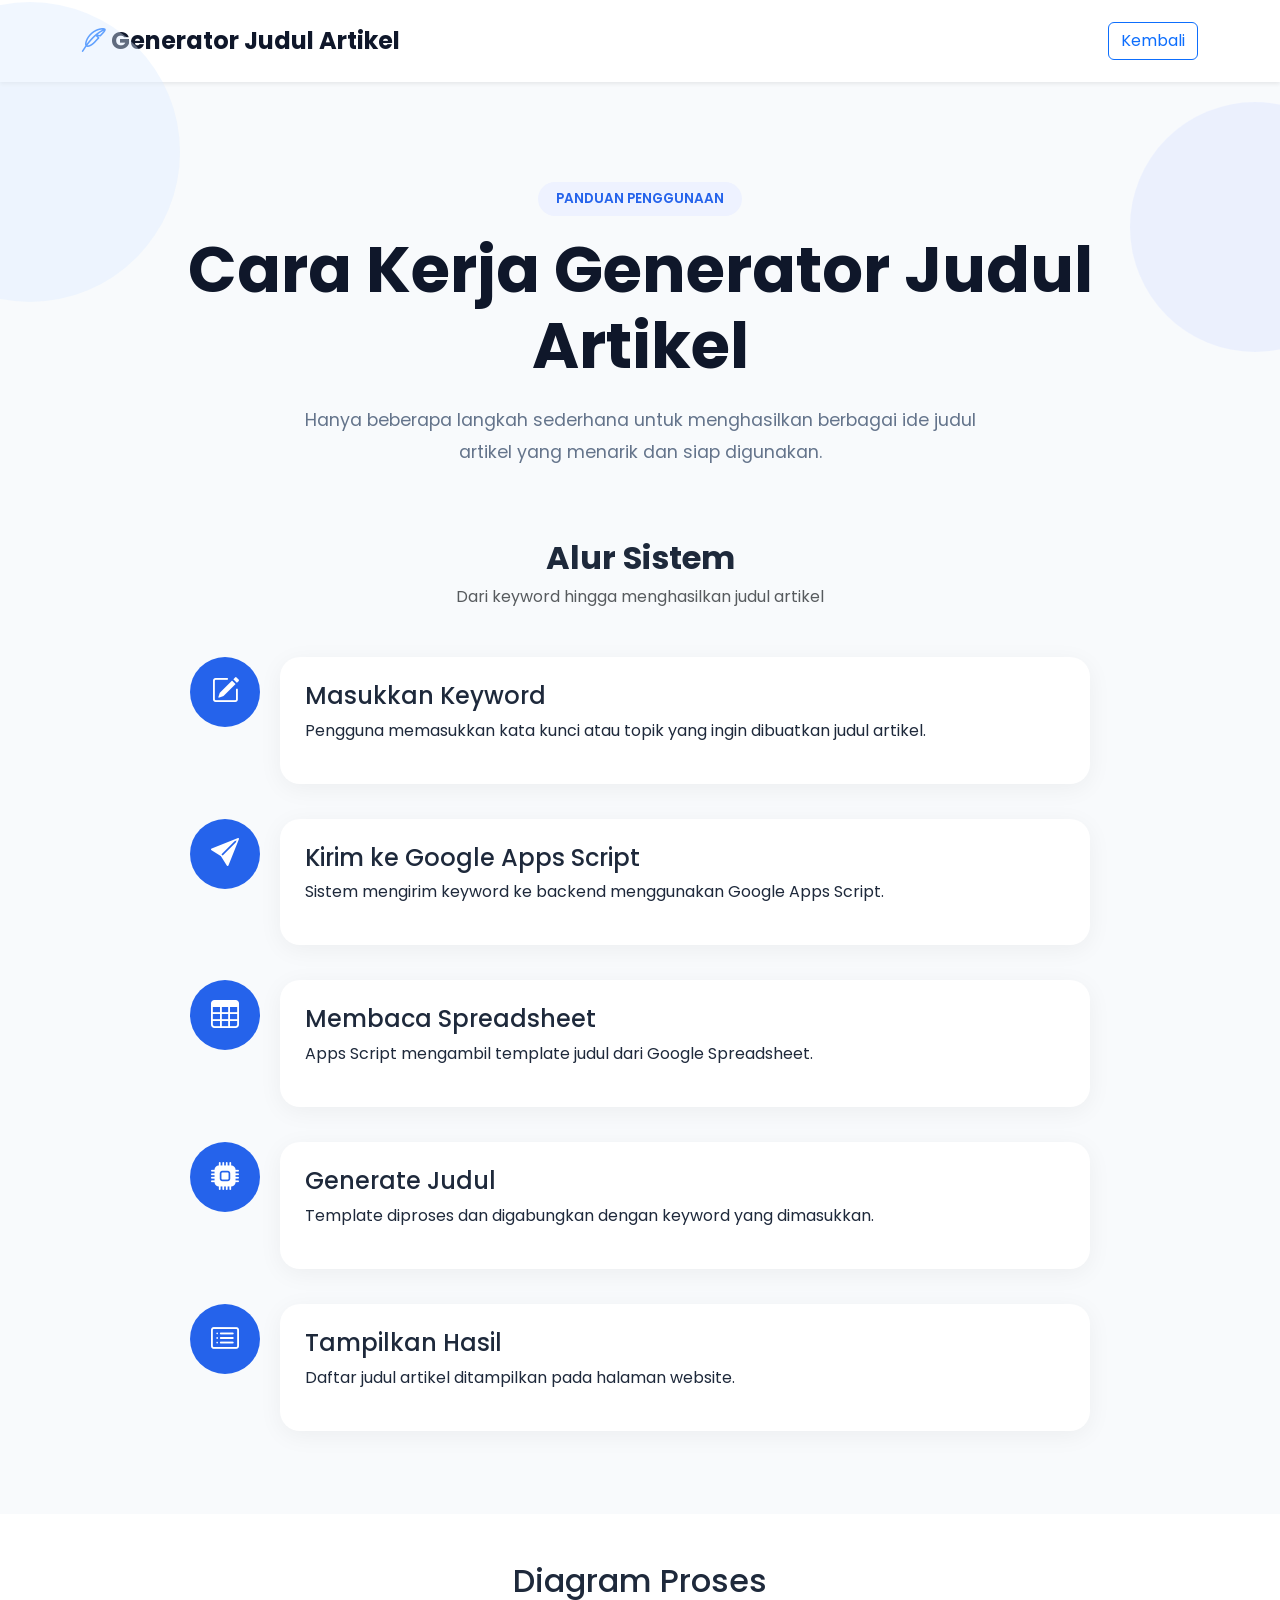
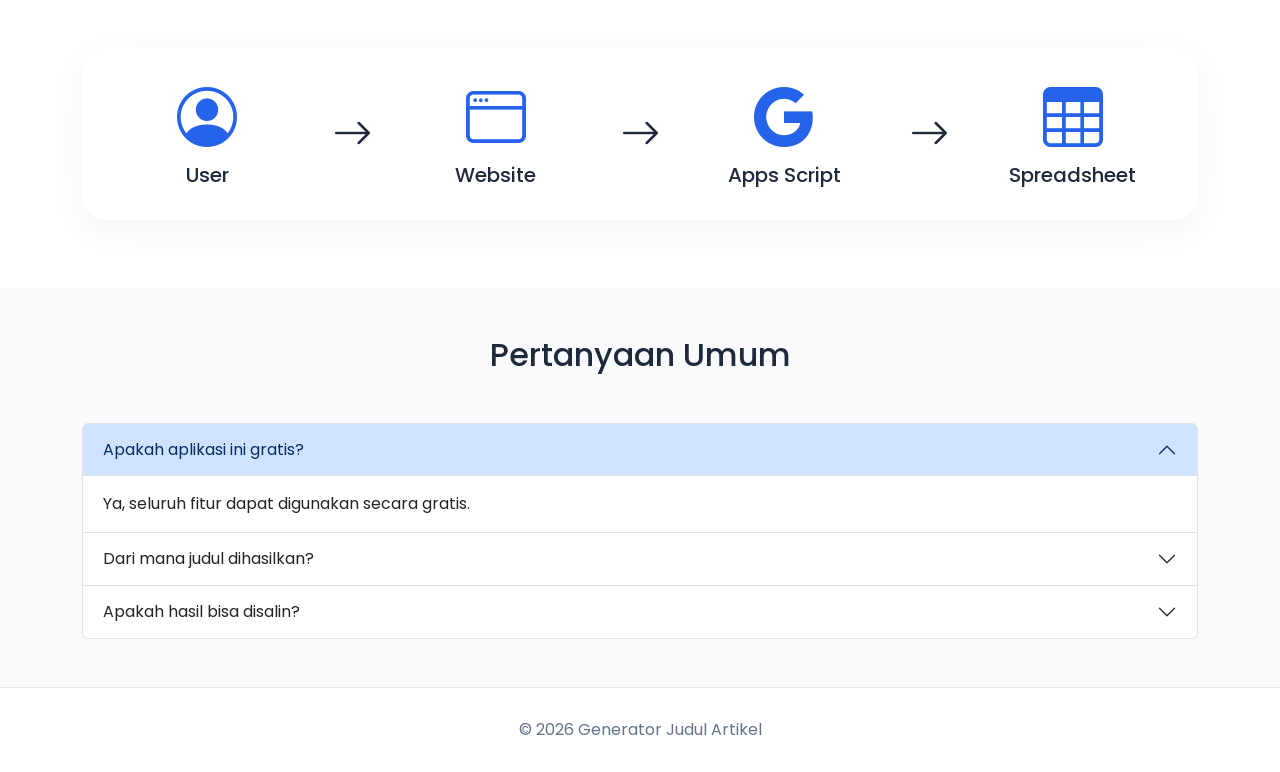
<file: cara-kerja.html>
<!doctype html>
<html lang="id">
  <head>
    <meta charset="UTF-8" />
    <meta name="viewport" content="width=device-width, initial-scale=1.0" />

    <title>Cara Kerja - Generator Judul Artikel</title>

    <link
      href="https://cdn.jsdelivr.net/npm/bootstrap@5.3.8/dist/css/bootstrap.min.css"
      rel="stylesheet"
    />

    <link
      rel="stylesheet"
      href="https://cdn.jsdelivr.net/npm/bootstrap-icons@1.13.1/font/bootstrap-icons.min.css"
    />

    <link
      href="https://fonts.googleapis.com/css2?family=Poppins:wght@300;400;500;600;700&display=swap"
      rel="stylesheet"
    />

    <link rel="stylesheet" href="css/style.css" />
  </head>

  <body>
    <!-- NAVBAR -->

    <nav class="navbar navbar-expand-lg bg-white shadow-sm">
      <div class="container">
        <a class="navbar-brand fw-bold" href="index.html">
          <i class="bi bi-feather text-primary"></i>

          Generator Judul Artikel
        </a>

        <div class="ms-auto">
          <a href="index.html" class="btn btn-outline-primary"> Kembali </a>
        </div>
      </div>
    </nav>

    <!-- HERO -->

    <section class="hero-section">
      <div class="container text-center">
        <span class="badge ai-badge"> PANDUAN PENGGUNAAN </span>

        <h1 class="hero-title mt-3">Cara Kerja Generator Judul Artikel</h1>

        <p class="hero-desc">
          Hanya beberapa langkah sederhana untuk menghasilkan berbagai ide judul
          artikel yang menarik dan siap digunakan.
        </p>
      </div>
    </section>

    <!-- ALUR PROSES -->

    <section class="pb-5">
      <div class="container">
        <div class="text-center mb-5">
          <h2 class="fw-bold">Alur Sistem</h2>

          <p class="text-muted">
            Dari keyword hingga menghasilkan judul artikel
          </p>
        </div>

        <div class="timeline">
          <div class="timeline-item">
            <div class="timeline-icon">
              <i class="bi bi-pencil-square"></i>
            </div>

            <div class="timeline-content">
              <h4>Masukkan Keyword</h4>

              <p>
                Pengguna memasukkan kata kunci atau topik yang ingin dibuatkan
                judul artikel.
              </p>
            </div>
          </div>

          <div class="timeline-item">
            <div class="timeline-icon">
              <i class="bi bi-send-fill"></i>
            </div>

            <div class="timeline-content">
              <h4>Kirim ke Google Apps Script</h4>

              <p>
                Sistem mengirim keyword ke backend menggunakan Google Apps
                Script.
              </p>
            </div>
          </div>

          <div class="timeline-item">
            <div class="timeline-icon">
              <i class="bi bi-table"></i>
            </div>

            <div class="timeline-content">
              <h4>Membaca Spreadsheet</h4>

              <p>
                Apps Script mengambil template judul dari Google Spreadsheet.
              </p>
            </div>
          </div>

          <div class="timeline-item">
            <div class="timeline-icon">
              <i class="bi bi-cpu-fill"></i>
            </div>

            <div class="timeline-content">
              <h4>Generate Judul</h4>

              <p>
                Template diproses dan digabungkan dengan keyword yang
                dimasukkan.
              </p>
            </div>
          </div>

          <div class="timeline-item">
            <div class="timeline-icon">
              <i class="bi bi-card-list"></i>
            </div>

            <div class="timeline-content">
              <h4>Tampilkan Hasil</h4>

              <p>Daftar judul artikel ditampilkan pada halaman website.</p>
            </div>
          </div>
        </div>
      </div>
    </section>

    <!-- ILUSTRASI -->

    <section class="py-5 bg-white">
      <div class="container">
        <div class="text-center mb-5">
          <h2>Diagram Proses</h2>
        </div>

        <div class="content-card">
          <div class="row text-center align-items-center">
            <div class="col-md">
              <i class="bi bi-person-circle process-icon"></i>

              <h5>User</h5>
            </div>

            <div class="col-md-auto">
              <i class="bi bi-arrow-right fs-1"></i>
            </div>

            <div class="col-md">
              <i class="bi bi-window process-icon"></i>

              <h5>Website</h5>
            </div>

            <div class="col-md-auto">
              <i class="bi bi-arrow-right fs-1"></i>
            </div>

            <div class="col-md">
              <i class="bi bi-google process-icon"></i>

              <h5>Apps Script</h5>
            </div>

            <div class="col-md-auto">
              <i class="bi bi-arrow-right fs-1"></i>
            </div>

            <div class="col-md">
              <i class="bi bi-table process-icon"></i>

              <h5>Spreadsheet</h5>
            </div>
          </div>
        </div>
      </div>
    </section>

    <!-- FAQ -->

    <section class="py-5">
      <div class="container">
        <div class="text-center mb-5">
          <h2>Pertanyaan Umum</h2>
        </div>

        <div class="accordion" id="faq">
          <div class="accordion-item">
            <h2 class="accordion-header">
              <button
                class="accordion-button"
                data-bs-toggle="collapse"
                data-bs-target="#faq1"
              >
                Apakah aplikasi ini gratis?
              </button>
            </h2>

            <div id="faq1" class="accordion-collapse collapse show">
              <div class="accordion-body">
                Ya, seluruh fitur dapat digunakan secara gratis.
              </div>
            </div>
          </div>

          <div class="accordion-item">
            <h2 class="accordion-header">
              <button
                class="accordion-button collapsed"
                data-bs-toggle="collapse"
                data-bs-target="#faq2"
              >
                Dari mana judul dihasilkan?
              </button>
            </h2>

            <div id="faq2" class="accordion-collapse collapse">
              <div class="accordion-body">
                Judul dihasilkan dari template yang tersimpan pada Google
                Spreadsheet.
              </div>
            </div>
          </div>

          <div class="accordion-item">
            <h2 class="accordion-header">
              <button
                class="accordion-button collapsed"
                data-bs-toggle="collapse"
                data-bs-target="#faq3"
              >
                Apakah hasil bisa disalin?
              </button>
            </h2>

            <div id="faq3" class="accordion-collapse collapse">
              <div class="accordion-body">
                Ya, pengguna dapat menyalin satu judul ataupun seluruh hasil
                sekaligus.
              </div>
            </div>
          </div>
        </div>
      </div>
    </section>

    <!-- FOOTER -->

    <footer class="footer">
      <div class="container text-center">
        <p class="mb-0">© 2026 Generator Judul Artikel</p>
      </div>
    </footer>

    <script src="https://cdn.jsdelivr.net/npm/bootstrap@5.3.8/dist/js/bootstrap.bundle.min.js"></script>
  </body>
</html>
</file>
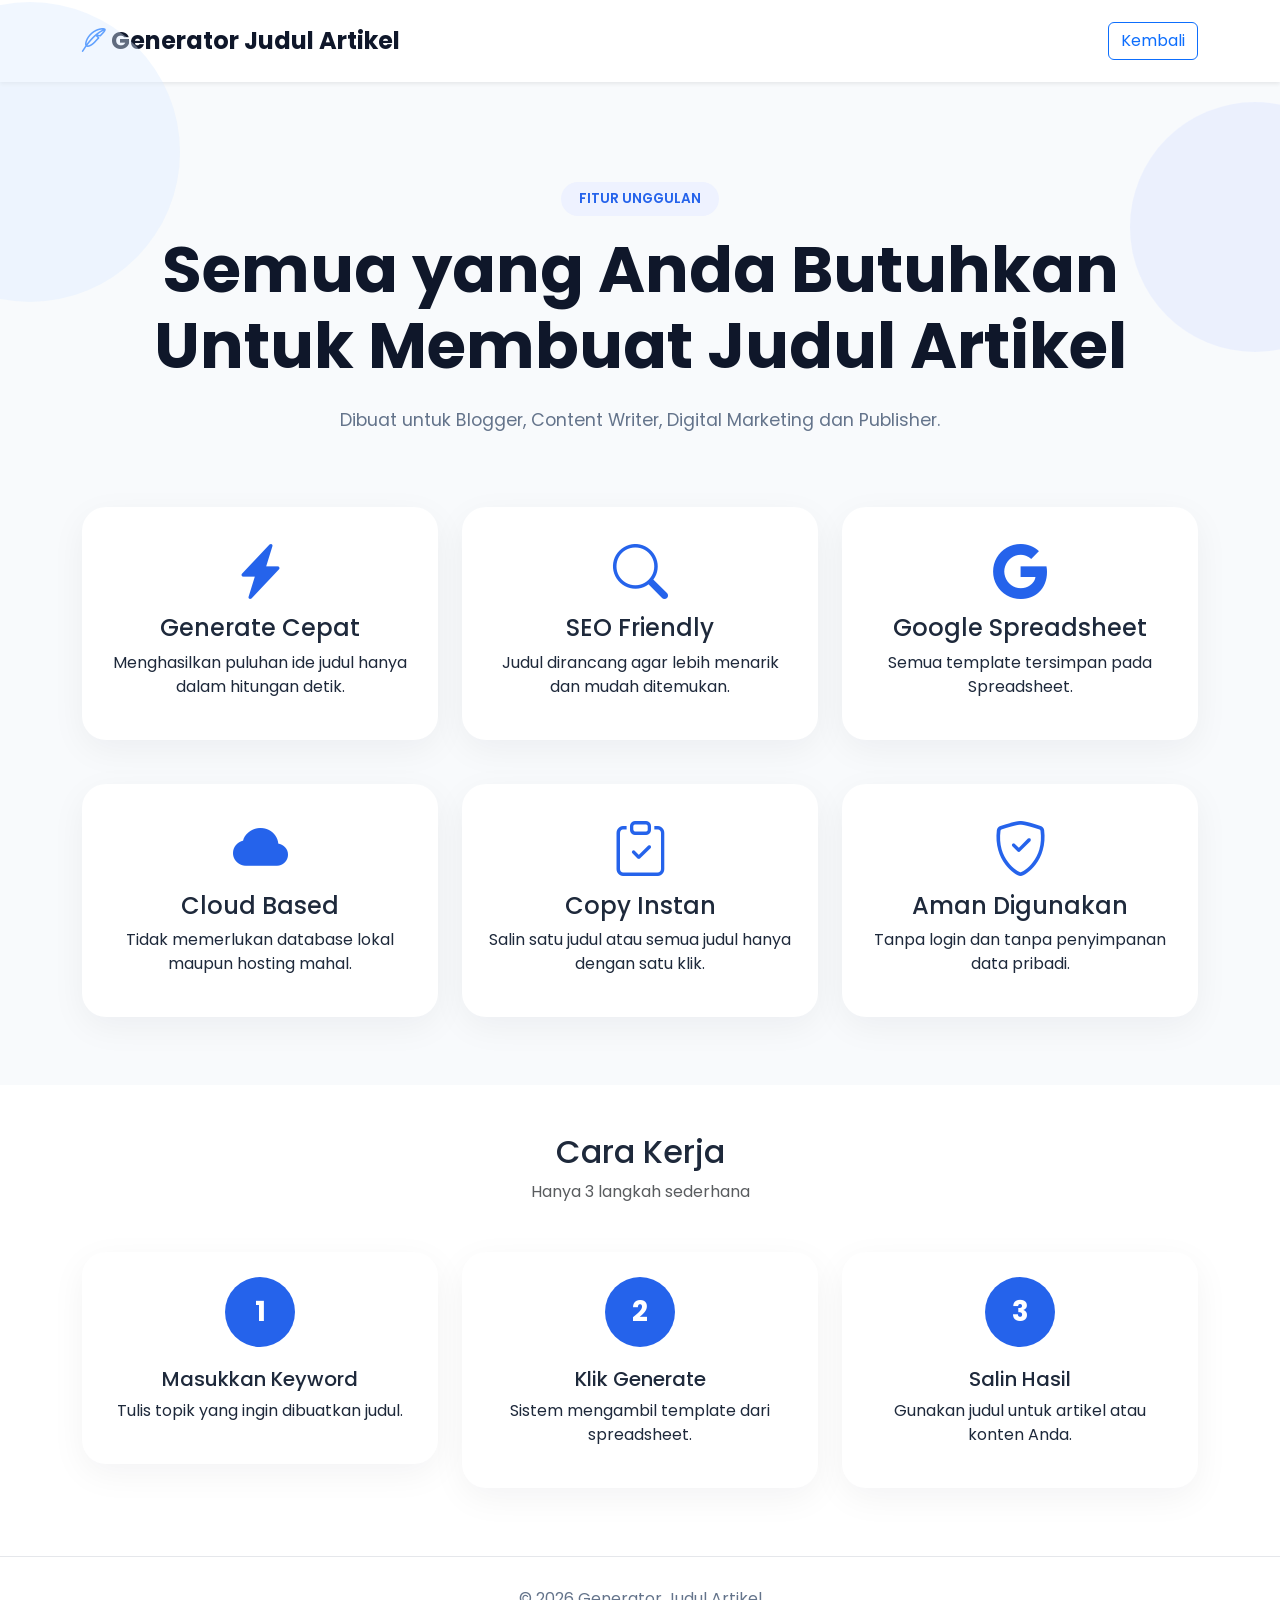
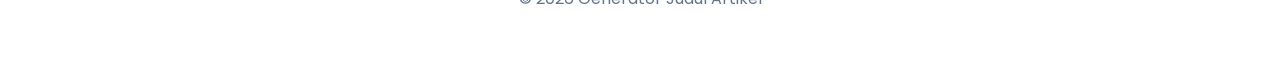
<file: fitur.html>
<!doctype html>
<html lang="id">
  <head>
    <meta charset="UTF-8" />
    <meta name="viewport" content="width=device-width, initial-scale=1.0" />

    <title>Fitur - Generator Judul Artikel</title>

    <link
      href="https://cdn.jsdelivr.net/npm/bootstrap@5.3.8/dist/css/bootstrap.min.css"
      rel="stylesheet"
    />

    <link
      rel="stylesheet"
      href="https://cdn.jsdelivr.net/npm/bootstrap-icons@1.13.1/font/bootstrap-icons.min.css"
    />

    <link
      href="https://fonts.googleapis.com/css2?family=Poppins:wght@300;400;500;600;700&display=swap"
      rel="stylesheet"
    />

    <link rel="stylesheet" href="css/style.css" />
  </head>

  <body>
    <!-- NAVBAR -->

    <nav class="navbar navbar-expand-lg bg-white shadow-sm">
      <div class="container">
        <a class="navbar-brand fw-bold" href="index.html">
          <i class="bi bi-feather text-primary"></i>

          Generator Judul Artikel
        </a>

        <div class="ms-auto">
          <a href="index.html" class="btn btn-outline-primary"> Kembali </a>
        </div>
      </div>
    </nav>

    <!-- HERO -->

    <section class="hero-section">
      <div class="container text-center">
        <span class="badge ai-badge"> FITUR UNGGULAN </span>

        <h1 class="hero-title mt-3">
          Semua yang Anda Butuhkan Untuk Membuat Judul Artikel
        </h1>

        <p class="hero-desc">
          Dibuat untuk Blogger, Content Writer, Digital Marketing dan Publisher.
        </p>
      </div>
    </section>

    <!-- FITUR -->

    <section class="pb-5">
      <div class="container">
        <div class="row g-4">
          <div class="col-lg-4">
            <div class="content-card text-center">
              <i class="bi bi-lightning-charge-fill feature-icon"></i>

              <h4>Generate Cepat</h4>

              <p>Menghasilkan puluhan ide judul hanya dalam hitungan detik.</p>
            </div>
          </div>

          <div class="col-lg-4">
            <div class="content-card text-center">
              <i class="bi bi-search feature-icon"></i>

              <h4>SEO Friendly</h4>

              <p>Judul dirancang agar lebih menarik dan mudah ditemukan.</p>
            </div>
          </div>

          <div class="col-lg-4">
            <div class="content-card text-center">
              <i class="bi bi-google feature-icon"></i>

              <h4>Google Spreadsheet</h4>

              <p>Semua template tersimpan pada Spreadsheet.</p>
            </div>
          </div>

          <div class="col-lg-4">
            <div class="content-card text-center">
              <i class="bi bi-cloud-fill feature-icon"></i>

              <h4>Cloud Based</h4>

              <p>Tidak memerlukan database lokal maupun hosting mahal.</p>
            </div>
          </div>

          <div class="col-lg-4">
            <div class="content-card text-center">
              <i class="bi bi-clipboard-check feature-icon"></i>

              <h4>Copy Instan</h4>

              <p>Salin satu judul atau semua judul hanya dengan satu klik.</p>
            </div>
          </div>

          <div class="col-lg-4">
            <div class="content-card text-center">
              <i class="bi bi-shield-check feature-icon"></i>

              <h4>Aman Digunakan</h4>

              <p>Tanpa login dan tanpa penyimpanan data pribadi.</p>
            </div>
          </div>
        </div>
      </div>
    </section>

    <!-- LANGKAH -->

    <section class="py-5 bg-white">
      <div class="container">
        <div class="text-center mb-5">
          <h2>Cara Kerja</h2>

          <p class="text-muted">Hanya 3 langkah sederhana</p>
        </div>

        <div class="row g-4">
          <div class="col-md-4">
            <div class="content-card text-center">
              <div class="step-number">1</div>

              <h5>Masukkan Keyword</h5>

              <p>Tulis topik yang ingin dibuatkan judul.</p>
            </div>
          </div>

          <div class="col-md-4">
            <div class="content-card text-center">
              <div class="step-number">2</div>

              <h5>Klik Generate</h5>

              <p>Sistem mengambil template dari spreadsheet.</p>
            </div>
          </div>

          <div class="col-md-4">
            <div class="content-card text-center">
              <div class="step-number">3</div>

              <h5>Salin Hasil</h5>

              <p>Gunakan judul untuk artikel atau konten Anda.</p>
            </div>
          </div>
        </div>
      </div>
    </section>

    <!-- FOOTER -->

    <footer class="footer">
      <div class="container text-center">
        <p>© 2026 Generator Judul Artikel</p>
      </div>
    </footer>
  </body>
</html>
</file>
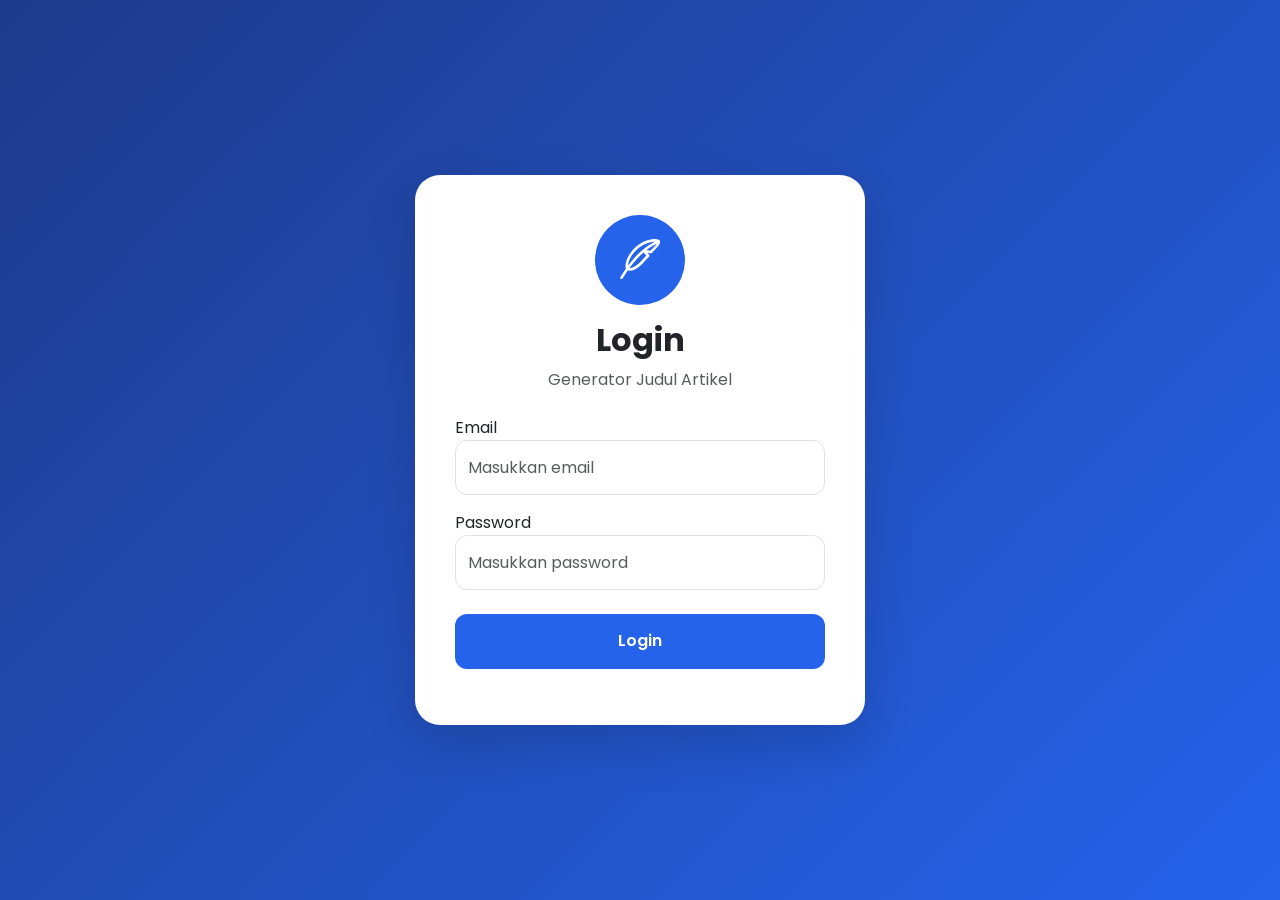
<file: login.html>
<!doctype html>
<html lang="id">
  <head>
    <meta charset="UTF-8" />
    <meta name="viewport" content="width=device-width, initial-scale=1.0" />

    <title>Login - JudulAI</title>

    <link
      href="https://cdn.jsdelivr.net/npm/bootstrap@5.3.8/dist/css/bootstrap.min.css"
      rel="stylesheet"
    />

    <link
      rel="stylesheet"
      href="https://cdn.jsdelivr.net/npm/bootstrap-icons@1.13.1/font/bootstrap-icons.min.css"
    />

    <link
      href="https://fonts.googleapis.com/css2?family=Poppins:wght@300;400;500;600;700&display=swap"
      rel="stylesheet"
    />

    <style>
      body {
        font-family: "Poppins", sans-serif;
        background: linear-gradient(135deg, #1e3a8a, #2563eb);
        min-height: 100vh;
        display: flex;
        align-items: center;
        justify-content: center;
      }

      .login-card {
        width: 100%;
        max-width: 450px;
        background: white;
        border-radius: 25px;
        padding: 40px;
        box-shadow: 0 20px 50px rgba(0, 0, 0, 0.15);
      }

      .logo {
        width: 90px;
        height: 90px;
        background: #2563eb;
        border-radius: 50%;
        display: flex;
        align-items: center;
        justify-content: center;
        margin: auto;
        color: white;
        font-size: 40px;
      }

      .form-control {
        height: 55px;
        border-radius: 12px;
      }

      .btn-login {
        height: 55px;
        border-radius: 12px;
        background: #2563eb;
        border: none;
        font-weight: 600;
      }

      .btn-login:hover {
        background: #1d4ed8;
      }
    </style>
  </head>

  <body>
    <div class="login-card">
      <div class="text-center mb-4">
        <div class="logo">
          <i class="bi bi-feather"></i>
        </div>

        <h2 class="mt-3 fw-bold">Login</h2>

        <p class="text-muted">Generator Judul Artikel</p>
      </div>

      <form id="loginForm">
        <div class="mb-3">
          <label>Email</label>

          <input
            type="email"
            id="email"
            class="form-control"
            placeholder="Masukkan email"
          />
        </div>

        <div class="mb-4">
          <label>Password</label>

          <input
            type="password"
            id="password"
            class="form-control"
            placeholder="Masukkan password"
          />
        </div>

        <button type="submit" class="btn btn-primary btn-login w-100">
          Login
        </button>
      </form>

      <div id="pesan" class="mt-3"></div>
    </div>

    <script>
      const EMAIL = "admin@gmail.com";
      const PASSWORD = "admin123";

      document
        .getElementById("loginForm")
        .addEventListener("submit", function (e) {
          e.preventDefault();

          const email = document.getElementById("email").value;

          const password = document.getElementById("password").value;

          const pesan = document.getElementById("pesan");

          if (email === EMAIL && password === PASSWORD) {
            localStorage.setItem("login", "true");

            window.location.href = "index.html";
          } else {
            pesan.innerHTML = `
            <div class="alert alert-danger">
                Email atau password salah.
            </div>
        `;
          }
        });
    </script>
  </body>
</html>
</file>
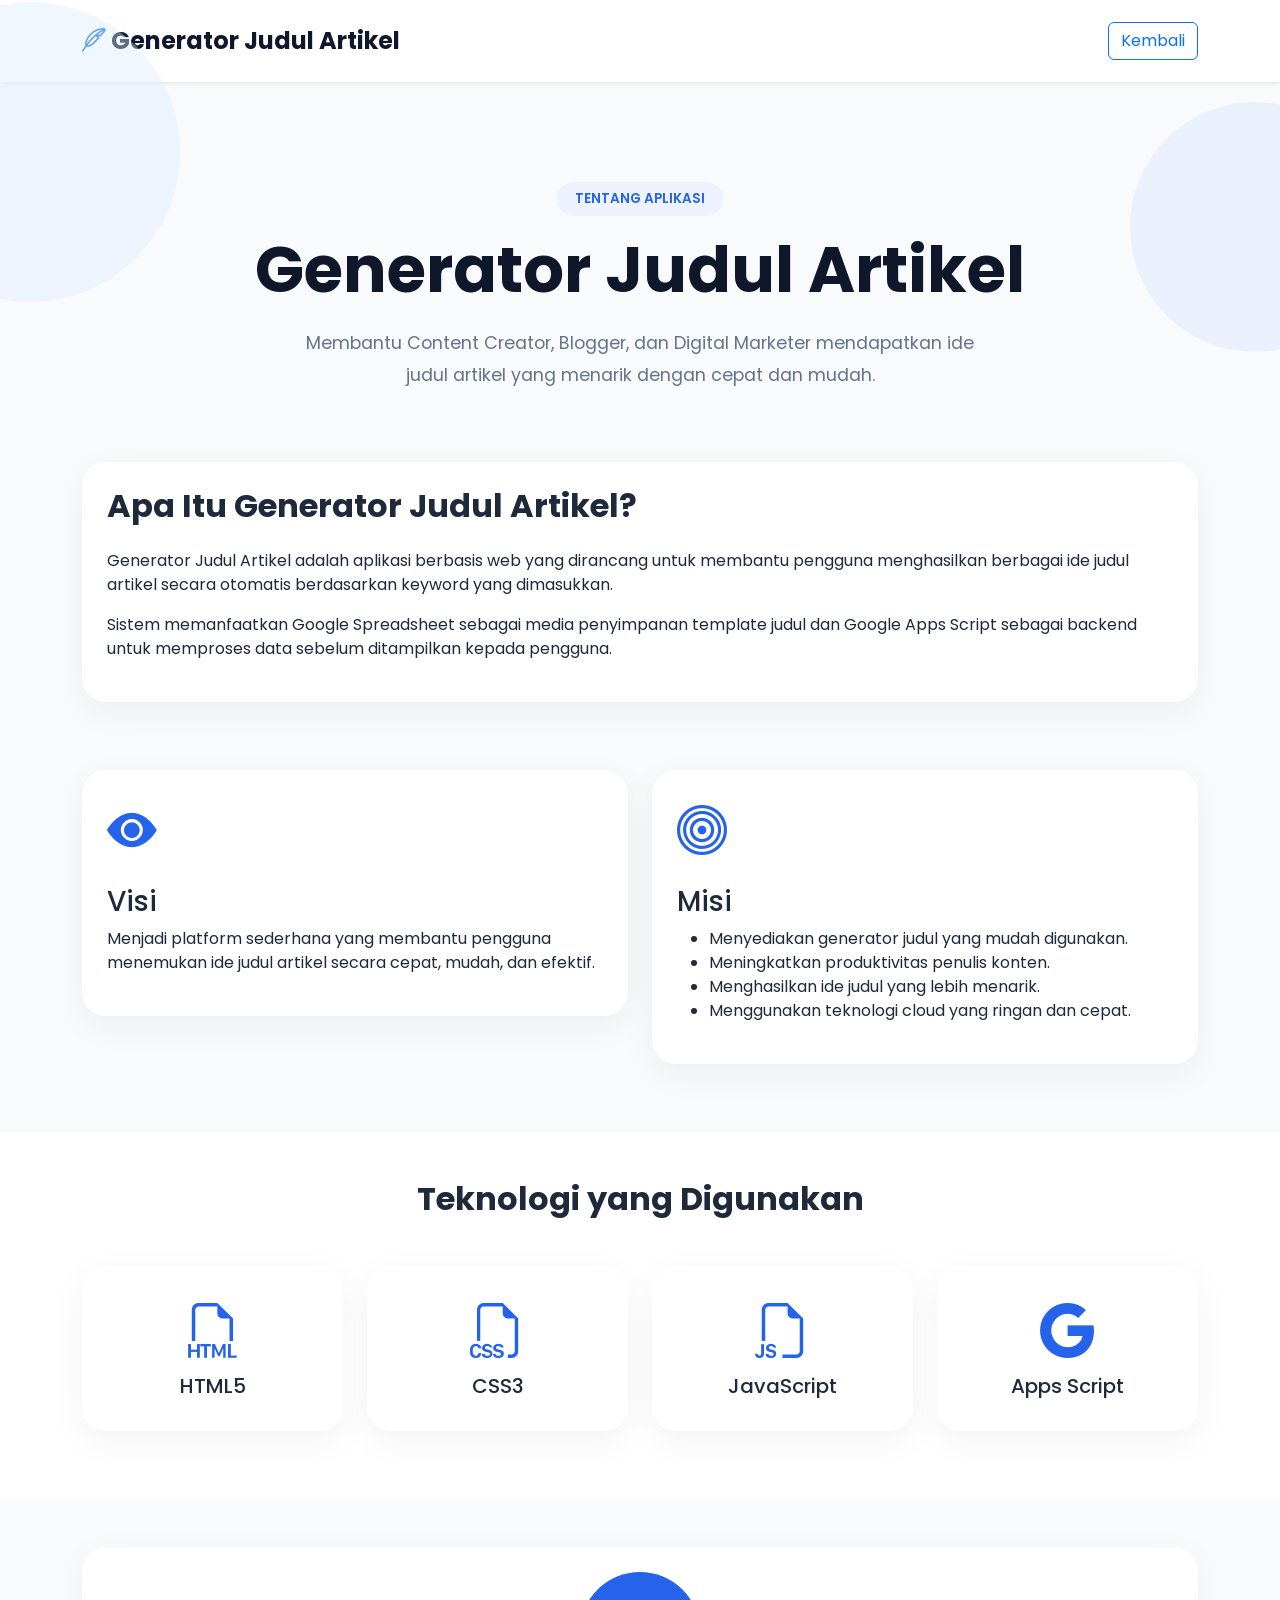
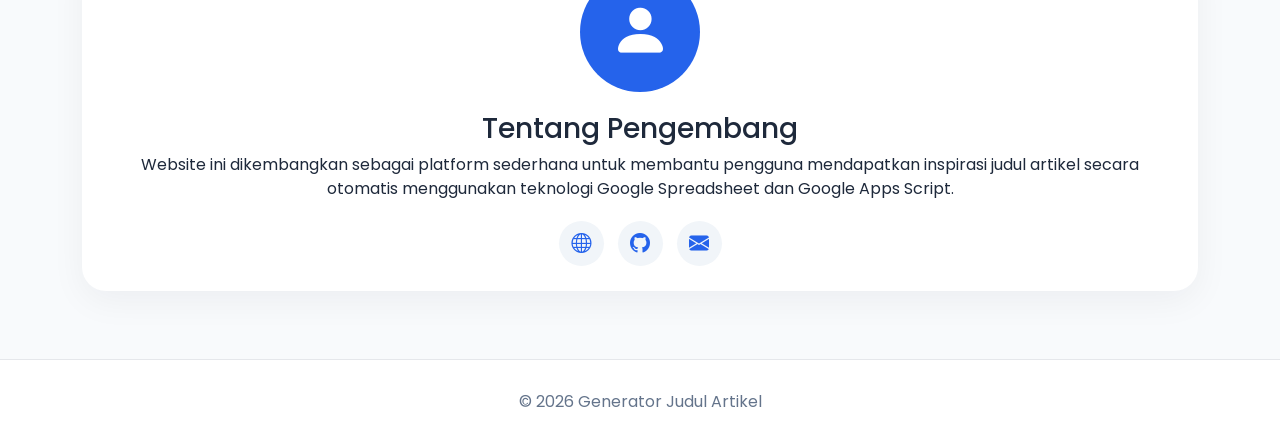
<file: tentang.html>
<!doctype html>
<html lang="id">
  <head>
    <meta charset="UTF-8" />
    <meta name="viewport" content="width=device-width, initial-scale=1.0" />

    <title>Tentang - Generator Judul Artikel</title>

    <link
      href="https://cdn.jsdelivr.net/npm/bootstrap@5.3.8/dist/css/bootstrap.min.css"
      rel="stylesheet"
    />

    <link
      rel="stylesheet"
      href="https://cdn.jsdelivr.net/npm/bootstrap-icons@1.13.1/font/bootstrap-icons.min.css"
    />

    <link
      href="https://fonts.googleapis.com/css2?family=Poppins:wght@300;400;500;600;700&display=swap"
      rel="stylesheet"
    />

    <link rel="stylesheet" href="css/style.css" />
  </head>

  <body>
    <!-- NAVBAR -->

    <nav class="navbar navbar-expand-lg bg-white shadow-sm">
      <div class="container">
        <a class="navbar-brand fw-bold" href="index.html">
          <i class="bi bi-feather text-primary"></i>

          Generator Judul Artikel
        </a>

        <div class="ms-auto">
          <a href="index.html" class="btn btn-outline-primary"> Kembali </a>
        </div>
      </div>
    </nav>

    <!-- HERO -->

    <section class="hero-section">
      <div class="container text-center">
        <span class="badge ai-badge"> TENTANG APLIKASI </span>

        <h1 class="hero-title mt-3">Generator Judul Artikel</h1>

        <p class="hero-desc">
          Membantu Content Creator, Blogger, dan Digital Marketer mendapatkan
          ide judul artikel yang menarik dengan cepat dan mudah.
        </p>
      </div>
    </section>

    <!-- TENTANG APLIKASI -->

    <section class="pb-5">
      <div class="container">
        <div class="content-card">
          <h2 class="fw-bold mb-4">Apa Itu Generator Judul Artikel?</h2>

          <p>
            Generator Judul Artikel adalah aplikasi berbasis web yang dirancang
            untuk membantu pengguna menghasilkan berbagai ide judul artikel
            secara otomatis berdasarkan keyword yang dimasukkan.
          </p>

          <p>
            Sistem memanfaatkan Google Spreadsheet sebagai media penyimpanan
            template judul dan Google Apps Script sebagai backend untuk
            memproses data sebelum ditampilkan kepada pengguna.
          </p>
        </div>
      </div>
    </section>

    <!-- VISI MISI -->

    <section class="pb-5">
      <div class="container">
        <div class="row g-4">
          <div class="col-lg-6">
            <div class="content-card">
              <div class="about-icon">
                <i class="bi bi-eye-fill"></i>
              </div>

              <h3>Visi</h3>

              <p>
                Menjadi platform sederhana yang membantu pengguna menemukan ide
                judul artikel secara cepat, mudah, dan efektif.
              </p>
            </div>
          </div>

          <div class="col-lg-6">
            <div class="content-card">
              <div class="about-icon">
                <i class="bi bi-bullseye"></i>
              </div>

              <h3>Misi</h3>

              <ul>
                <li>Menyediakan generator judul yang mudah digunakan.</li>
                <li>Meningkatkan produktivitas penulis konten.</li>
                <li>Menghasilkan ide judul yang lebih menarik.</li>
                <li>Menggunakan teknologi cloud yang ringan dan cepat.</li>
              </ul>
            </div>
          </div>
        </div>
      </div>
    </section>

    <!-- TEKNOLOGI -->

    <section class="py-5 bg-white">
      <div class="container">
        <div class="text-center mb-5">
          <h2 class="fw-bold">Teknologi yang Digunakan</h2>
        </div>

        <div class="row g-4 text-center">
          <div class="col-md-3">
            <div class="content-card">
              <i class="bi bi-filetype-html tech-icon"></i>

              <h5>HTML5</h5>
            </div>
          </div>

          <div class="col-md-3">
            <div class="content-card">
              <i class="bi bi-filetype-css tech-icon"></i>

              <h5>CSS3</h5>
            </div>
          </div>

          <div class="col-md-3">
            <div class="content-card">
              <i class="bi bi-filetype-js tech-icon"></i>

              <h5>JavaScript</h5>
            </div>
          </div>

          <div class="col-md-3">
            <div class="content-card">
              <i class="bi bi-google tech-icon"></i>

              <h5>Apps Script</h5>
            </div>
          </div>
        </div>
      </div>
    </section>

    <!-- PENGEMBANG -->

    <section class="py-5">
      <div class="container">
        <div class="content-card text-center">
          <div class="developer-avatar">
            <i class="bi bi-person-fill"></i>
          </div>

          <h3>Tentang Pengembang</h3>

          <p>
            Website ini dikembangkan sebagai platform sederhana untuk membantu
            pengguna mendapatkan inspirasi judul artikel secara otomatis
            menggunakan teknologi Google Spreadsheet dan Google Apps Script.
          </p>

          <div class="social-links">
            <a href="#">
              <i class="bi bi-globe"></i>
            </a>

            <a href="#">
              <i class="bi bi-github"></i>
            </a>

            <a href="#">
              <i class="bi bi-envelope-fill"></i>
            </a>
          </div>
        </div>
      </div>
    </section>

    <!-- FOOTER -->

    <footer class="footer">
      <div class="container text-center">
        <p class="mb-0">© 2026 Generator Judul Artikel</p>
      </div>
    </footer>
  </body>
</html>
</file>
<file: css/style.css>
/* =========================
   GLOBAL
========================= */

* {
  margin: 0;
  padding: 0;
  box-sizing: border-box;
}

body {
  font-family: "Poppins", sans-serif;
  background: #f8fafc;
  color: #1e293b;
}

html {
  scroll-behavior: smooth;
}

a {
  text-decoration: none;
}

/* =========================
   NAVBAR
========================= */

.navbar {
  padding: 18px 0;
  background: #fff !important;
}

.navbar-brand {
  font-size: 1.5rem;
  font-weight: 700;
  color: #0f172a !important;
}

.navbar-brand i {
  color: #2563eb;
}

.nav-link {
  color: #475569 !important;
  font-weight: 500;
  margin: 0 10px;
  transition: 0.3s;
}

.nav-link:hover {
  color: #2563eb !important;
}

.btn-primary {
  background: #1e3a8a;
  border: none;
  border-radius: 12px;
  padding: 12px 22px;
  font-weight: 600;
}

.btn-primary:hover {
  background: #172554;
}

.btn-light {
  border-radius: 12px;
}

/* =========================
   HERO
========================= */

.hero-section {
  padding: 100px 0 70px;
  position: relative;
}

.hero-section::before {
  content: "";
  width: 300px;
  height: 300px;
  background: #dbeafe;
  position: absolute;
  left: -120px;
  top: -80px;
  border-radius: 50%;
  opacity: 0.4;
}

.hero-section::after {
  content: "";
  width: 250px;
  height: 250px;
  background: #e0e7ff;
  position: absolute;
  right: -100px;
  top: 20px;
  border-radius: 50%;
  opacity: 0.5;
}

.ai-badge {
  background: #eef2ff;
  color: #2563eb;
  padding: 10px 18px;
  border-radius: 30px;
  font-size: 0.85rem;
  font-weight: 600;
}

.hero-title {
  font-size: 4rem;
  font-weight: 700;
  line-height: 1.2;
  color: #0f172a;
  margin-bottom: 20px;
}

.hero-desc {
  max-width: 700px;
  margin: auto;
  color: #64748b;
  font-size: 1.1rem;
  line-height: 1.8;
}

/* =========================
   GENERATOR CARD
========================= */

.generator-card {
  background: #fff;
  padding: 35px;
  border-radius: 24px;
  box-shadow: 0 10px 40px rgba(15, 23, 42, 0.05);
  margin-top: 20px;
}

.form-label {
  font-weight: 600;
  color: #334155;
}

.form-control,
.form-select {
  height: 55px;
  border-radius: 14px;
  border: 1px solid #e2e8f0;
}

.form-control:focus,
.form-select:focus {
  box-shadow: none;
  border-color: #2563eb;
}

/* =========================
   CARD
========================= */

.content-card {
  background: #fff;
  border-radius: 24px;
  padding: 25px;
  box-shadow: 0 10px 35px rgba(15, 23, 42, 0.05);
  margin-bottom: 20px;
}

/* =========================
   HASIL GENERATE
========================= */

.hasil-item {
  display: flex;
  align-items: center;
  justify-content: space-between;
  gap: 15px;
  padding: 16px;
  margin-bottom: 12px;
  border: 1px solid #e5e7eb;
  border-radius: 16px;
  transition: 0.3s;
}

.hasil-item:hover {
  background: #f8fafc;
}

.nomor {
  width: 45px;
  height: 45px;
  background: #f1f5f9;
  border-radius: 12px;
  display: flex;
  align-items: center;
  justify-content: center;
  font-weight: 700;
  color: #475569;
  flex-shrink: 0;
}

.judul-text {
  flex: 1;
  font-weight: 500;
  color: #0f172a;
}

.btn-copy {
  border: none;
  background: #f8fafc;
  padding: 10px 16px;
  border-radius: 12px;
  font-weight: 500;
}

.btn-copy:hover {
  background: #e2e8f0;
}

.empty-state {
  text-align: center;
  padding: 60px 20px;
  color: #94a3b8;
}

/* =========================
   TIPS
========================= */

.tip-item {
  background: #f8fafc;
  padding: 14px;
  border-radius: 12px;
  margin-bottom: 12px;
  color: #475569;
  transition: 0.3s;
}

.tip-item:hover {
  background: #eef2ff;
}

/* =========================
   STATISTIK
========================= */

#totalJudul {
  color: #1e3a8a;
  font-weight: 700;
  font-size: 2.5rem;
}

#lastKeyword {
  color: #334155;
  font-weight: 600;
}

/* =========================
   TENTANG
========================= */

#tentang {
  background: #fff;
  margin-top: 40px;
  padding: 80px 0;
}

#tentang h2 {
  color: #0f172a;
}

#tentang p {
  line-height: 1.8;
}

/* =========================
   FOOTER
========================= */

.footer {
  background: #fff;
  border-top: 1px solid #e5e7eb;
  padding: 30px 0;
  color: #64748b;
}

/* =========================
   SCROLLBAR
========================= */

::-webkit-scrollbar {
  width: 8px;
}

::-webkit-scrollbar-track {
  background: #f1f5f9;
}

::-webkit-scrollbar-thumb {
  background: #cbd5e1;
  border-radius: 20px;
}

/* =========================
   RESPONSIVE
========================= */

@media (max-width: 992px) {
  .hero-title {
    font-size: 2.8rem;
  }

  .generator-card {
    padding: 25px;
  }
}

@media (max-width: 768px) {
  .hero-section {
    padding: 70px 0 50px;
  }

  .hero-title {
    font-size: 2.2rem;
  }

  .hero-desc {
    font-size: 1rem;
  }

  .hasil-item {
    flex-direction: column;
    align-items: flex-start;
  }

  .btn-copy {
    width: 100%;
  }
}

.feature-icon {
  font-size: 55px;
  color: #2563eb;
  margin-bottom: 20px;
}

.step-number {
  width: 70px;
  height: 70px;
  border-radius: 50%;
  background: #2563eb;
  color: white;
  font-size: 28px;
  font-weight: 700;
  display: flex;
  justify-content: center;
  align-items: center;
  margin: auto;
  margin-bottom: 20px;
}

/* =====================
   CARA KERJA
===================== */

.timeline {
  max-width: 900px;
  margin: auto;
}

.timeline-item {
  display: flex;
  gap: 20px;
  margin-bottom: 35px;
}

.timeline-icon {
  width: 70px;
  height: 70px;
  background: #2563eb;
  color: white;
  border-radius: 50%;
  display: flex;
  align-items: center;
  justify-content: center;
  font-size: 28px;
  flex-shrink: 0;
}

.timeline-content {
  background: white;
  padding: 25px;
  border-radius: 20px;
  box-shadow: 0 5px 25px rgba(0, 0, 0, 0.05);
  width: 100%;
}

.process-icon {
  font-size: 60px;
  color: #2563eb;
}

/* =====================
   TENTANG
===================== */

.about-icon {
  font-size: 50px;
  color: #2563eb;
  margin-bottom: 15px;
}

.tech-icon {
  font-size: 55px;
  color: #2563eb;
}

.developer-avatar {
  width: 120px;
  height: 120px;
  margin: auto;
  border-radius: 50%;
  background: #2563eb;
  color: white;
  display: flex;
  justify-content: center;
  align-items: center;
  font-size: 60px;
  margin-bottom: 20px;
}

.social-links {
  margin-top: 20px;
}

.social-links a {
  display: inline-flex;
  align-items: center;
  justify-content: center;
  width: 45px;
  height: 45px;
  background: #f1f5f9;
  border-radius: 50%;
  color: #2563eb;
  margin: 0 5px;
  font-size: 20px;
  transition: 0.3s;
}

.social-links a:hover {
  background: #2563eb;
  color: white;
}

input,
select {
  width: 100%;
  padding: 14px 16px;

  border: 1px solid #e2e8f0;
  border-radius: 14px;

  background: white;

  transition:
    transform 0.35s cubic-bezier(0.4, 0, 0.2, 1),
    box-shadow 0.35s cubic-bezier(0.4, 0, 0.2, 1),
    border 0.35s ease;
}

/* Hover input */

input:hover,
select:hover {
  transform: translateY(-4px) scale(1.01);

  box-shadow: 0 12px 25px rgba(15, 23, 42, 0.15);

  border-color: #2563eb;
}

/* Ketika aktif */

input:focus,
select:focus {
  outline: none;

  transform: translateY(-4px) scale(1.015);

  box-shadow: 0 15px 30px rgba(37, 99, 235, 0.2);

  border-color: #2563eb;
}

/* Tombol Generate */

button {
  transition:
    transform 0.35s cubic-bezier(0.4, 0, 0.2, 1),
    box-shadow 0.35s ease;
}

button:hover {
  transform: translateY(-5px) scale(1.02);

  box-shadow: 0 15px 30px rgba(0, 0, 0, 0.22);
}

button:active {
  transform: translateY(-1px) scale(0.98);
}
</file>
